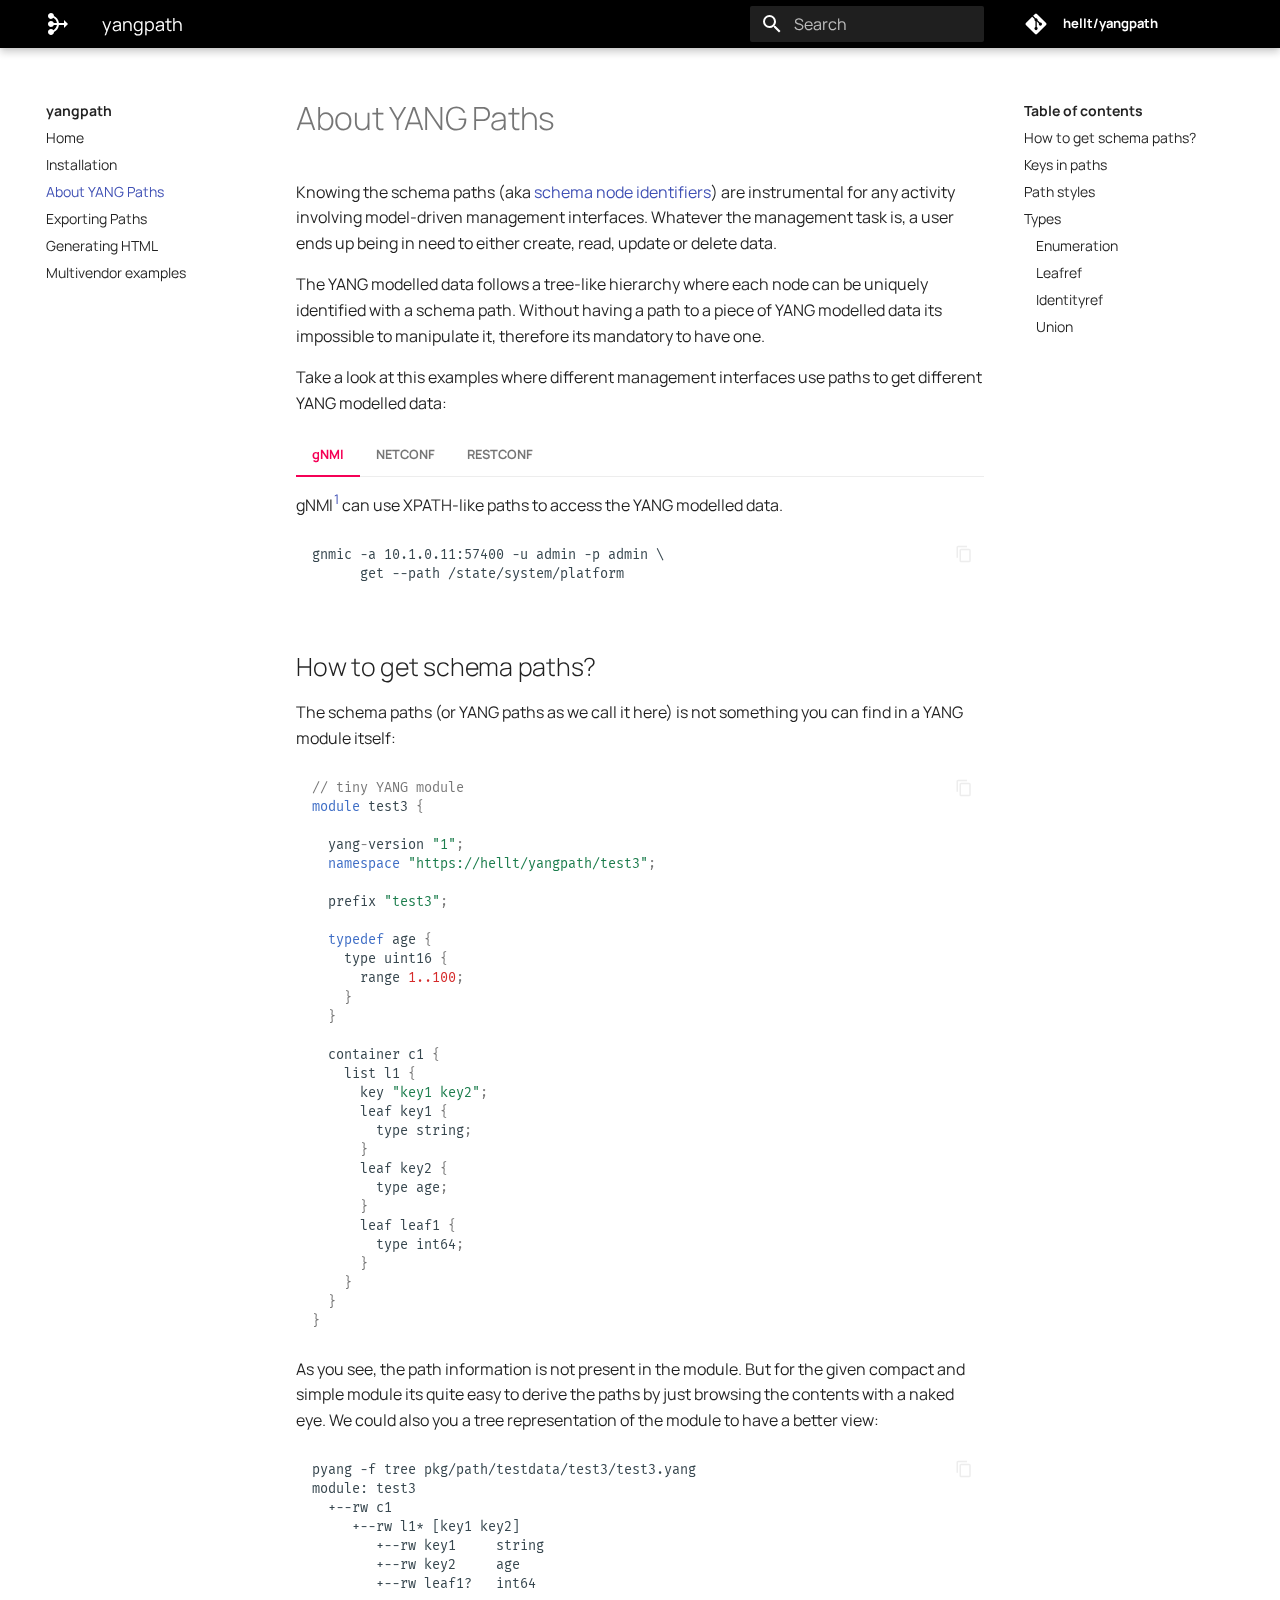
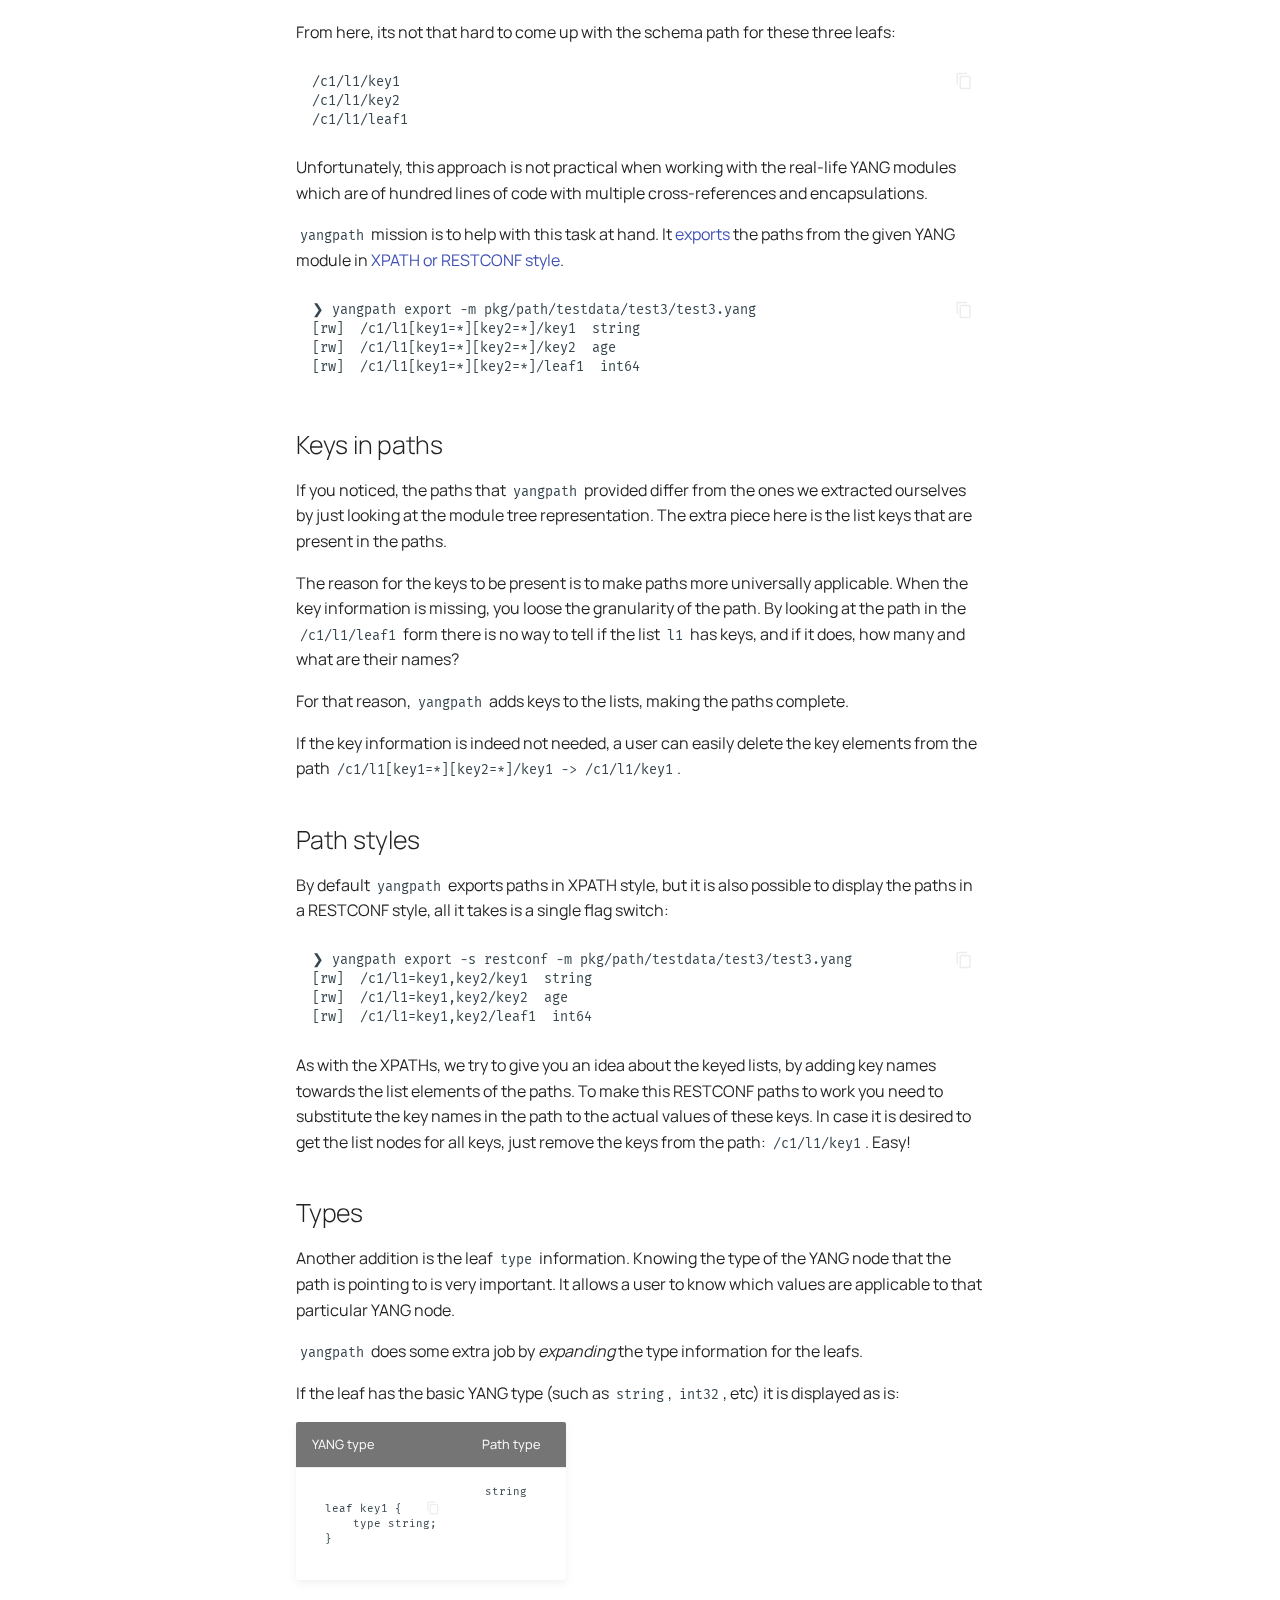
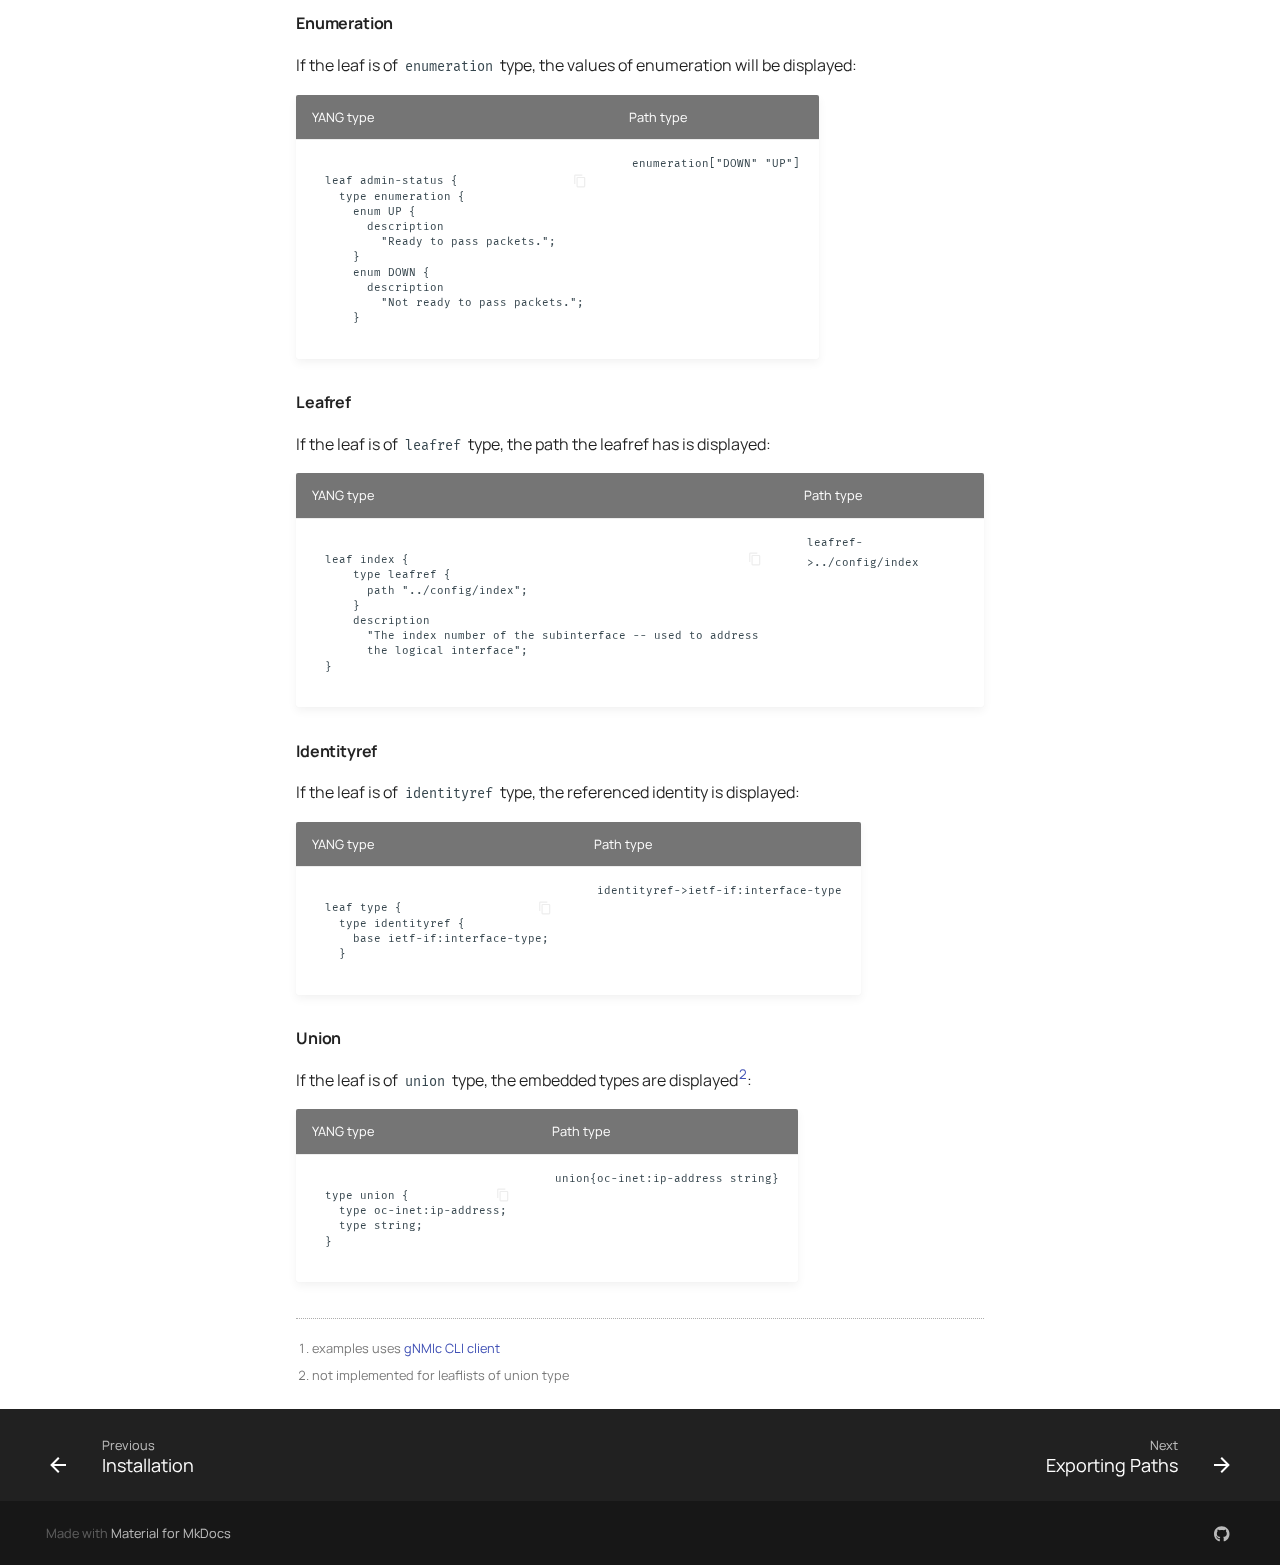
<file: about-paths/index.html>
<!doctype html><html lang=en class=no-js> <head><meta charset=utf-8><meta name=viewport content="width=device-width,initial-scale=1"><meta name=description content="yangpath is a CLI tool to export paths from YANG modules"><meta name=author content="Roman Dodin"><link rel="shortcut icon" href=../images/mediation-black-24dp.svg><meta name=generator content="mkdocs-1.1.2, mkdocs-material-5.5.12"><title>About YANG Paths - yangpath</title><link rel=stylesheet href=../assets/stylesheets/main.4dd2dd8d.min.css><link rel=stylesheet href=../assets/stylesheets/palette.6a5ad368.min.css><meta name=theme-color content=#000000><link href=https://fonts.gstatic.com rel=preconnect crossorigin><link rel=stylesheet href="https://fonts.googleapis.com/css?family=Manrope:300,400,400i,700%7CFira+Mono&display=fallback"><style>body,input{font-family:"Manrope",-apple-system,BlinkMacSystemFont,Helvetica,Arial,sans-serif}code,kbd,pre{font-family:"Fira Mono",SFMono-Regular,Consolas,Menlo,monospace}</style><link rel=stylesheet href=../stylesheets/extra.css></head> <body dir=ltr data-md-color-scheme=preference data-md-color-primary=black data-md-color-accent=pink> <script>matchMedia("(prefers-color-scheme: dark)").matches&&document.body.setAttribute("data-md-color-scheme","slate")</script> <input class=md-toggle data-md-toggle=drawer type=checkbox id=__drawer autocomplete=off> <input class=md-toggle data-md-toggle=search type=checkbox id=__search autocomplete=off> <label class=md-overlay for=__drawer></label> <div data-md-component=skip> <a href=#how-to-get-schema-paths class=md-skip> Skip to content </a> </div> <div data-md-component=announce> </div> <header class=md-header data-md-component=header> <nav class="md-header-nav md-grid" aria-label=Header> <a href=.. title=yangpath class="md-header-nav__button md-logo" aria-label=yangpath> <img src=../images/mediation-white-48dp.svg alt=logo> </a> <label class="md-header-nav__button md-icon" for=__drawer> <svg xmlns=http://www.w3.org/2000/svg viewbox="0 0 24 24"><path d="M3 6h18v2H3V6m0 5h18v2H3v-2m0 5h18v2H3v-2z"/></svg> </label> <div class=md-header-nav__title data-md-component=header-title> <div class=md-header-nav__ellipsis> <span class="md-header-nav__topic md-ellipsis"> yangpath </span> <span class="md-header-nav__topic md-ellipsis"> About YANG Paths </span> </div> </div> <label class="md-header-nav__button md-icon" for=__search> <svg xmlns=http://www.w3.org/2000/svg viewbox="0 0 24 24"><path d="M9.5 3A6.5 6.5 0 0116 9.5c0 1.61-.59 3.09-1.56 4.23l.27.27h.79l5 5-1.5 1.5-5-5v-.79l-.27-.27A6.516 6.516 0 019.5 16 6.5 6.5 0 013 9.5 6.5 6.5 0 019.5 3m0 2C7 5 5 7 5 9.5S7 14 9.5 14 14 12 14 9.5 12 5 9.5 5z"/></svg> </label> <div class=md-search data-md-component=search role=dialog> <label class=md-search__overlay for=__search></label> <div class=md-search__inner role=search> <form class=md-search__form name=search> <input type=text class=md-search__input name=query aria-label=Search placeholder=Search autocapitalize=off autocorrect=off autocomplete=off spellcheck=false data-md-component=search-query data-md-state=active> <label class="md-search__icon md-icon" for=__search> <svg xmlns=http://www.w3.org/2000/svg viewbox="0 0 24 24"><path d="M9.5 3A6.5 6.5 0 0116 9.5c0 1.61-.59 3.09-1.56 4.23l.27.27h.79l5 5-1.5 1.5-5-5v-.79l-.27-.27A6.516 6.516 0 019.5 16 6.5 6.5 0 013 9.5 6.5 6.5 0 019.5 3m0 2C7 5 5 7 5 9.5S7 14 9.5 14 14 12 14 9.5 12 5 9.5 5z"/></svg> <svg xmlns=http://www.w3.org/2000/svg viewbox="0 0 24 24"><path d="M20 11v2H8l5.5 5.5-1.42 1.42L4.16 12l7.92-7.92L13.5 5.5 8 11h12z"/></svg> </label> <button type=reset class="md-search__icon md-icon" aria-label=Clear data-md-component=search-reset tabindex=-1> <svg xmlns=http://www.w3.org/2000/svg viewbox="0 0 24 24"><path d="M19 6.41L17.59 5 12 10.59 6.41 5 5 6.41 10.59 12 5 17.59 6.41 19 12 13.41 17.59 19 19 17.59 13.41 12 19 6.41z"/></svg> </button> </form> <div class=md-search__output> <div class=md-search__scrollwrap data-md-scrollfix> <div class=md-search-result data-md-component=search-result> <div class=md-search-result__meta> Initializing search </div> <ol class=md-search-result__list></ol> </div> </div> </div> </div> </div> <div class=md-header-nav__source> <a href=https://github.com/hellt/yangpath title="Go to repository" class=md-source> <div class="md-source__icon md-icon"> <svg xmlns=http://www.w3.org/2000/svg viewbox="0 0 448 512"><path d="M439.55 236.05L244 40.45a28.87 28.87 0 00-40.81 0l-40.66 40.63 51.52 51.52c27.06-9.14 52.68 16.77 43.39 43.68l49.66 49.66c34.23-11.8 61.18 31 35.47 56.69-26.49 26.49-70.21-2.87-56-37.34L240.22 199v121.85c25.3 12.54 22.26 41.85 9.08 55a34.34 34.34 0 01-48.55 0c-17.57-17.6-11.07-46.91 11.25-56v-123c-20.8-8.51-24.6-30.74-18.64-45L142.57 101 8.45 235.14a28.86 28.86 0 000 40.81l195.61 195.6a28.86 28.86 0 0040.8 0l194.69-194.69a28.86 28.86 0 000-40.81z"/></svg> </div> <div class=md-source__repository> hellt/yangpath </div> </a> </div> </nav> </header> <div class=md-container data-md-component=container> <main class=md-main data-md-component=main> <div class="md-main__inner md-grid"> <div class="md-sidebar md-sidebar--primary" data-md-component=navigation> <div class=md-sidebar__scrollwrap> <div class=md-sidebar__inner> <nav class="md-nav md-nav--primary" aria-label=Navigation data-md-level=0> <label class=md-nav__title for=__drawer> <a href=.. title=yangpath class="md-nav__button md-logo" aria-label=yangpath> <img src=../images/mediation-white-48dp.svg alt=logo> </a> yangpath </label> <div class=md-nav__source> <a href=https://github.com/hellt/yangpath title="Go to repository" class=md-source> <div class="md-source__icon md-icon"> <svg xmlns=http://www.w3.org/2000/svg viewbox="0 0 448 512"><path d="M439.55 236.05L244 40.45a28.87 28.87 0 00-40.81 0l-40.66 40.63 51.52 51.52c27.06-9.14 52.68 16.77 43.39 43.68l49.66 49.66c34.23-11.8 61.18 31 35.47 56.69-26.49 26.49-70.21-2.87-56-37.34L240.22 199v121.85c25.3 12.54 22.26 41.85 9.08 55a34.34 34.34 0 01-48.55 0c-17.57-17.6-11.07-46.91 11.25-56v-123c-20.8-8.51-24.6-30.74-18.64-45L142.57 101 8.45 235.14a28.86 28.86 0 000 40.81l195.61 195.6a28.86 28.86 0 0040.8 0l194.69-194.69a28.86 28.86 0 000-40.81z"/></svg> </div> <div class=md-source__repository> hellt/yangpath </div> </a> </div> <ul class=md-nav__list data-md-scrollfix> <li class=md-nav__item> <a href=.. title=Home class=md-nav__link> Home </a> </li> <li class=md-nav__item> <a href=../install/ title=Installation class=md-nav__link> Installation </a> </li> <li class="md-nav__item md-nav__item--active"> <input class="md-nav__toggle md-toggle" data-md-toggle=toc type=checkbox id=__toc> <label class="md-nav__link md-nav__link--active" for=__toc> About YANG Paths <span class="md-nav__icon md-icon"></span> </label> <a href=./ title="About YANG Paths" class="md-nav__link md-nav__link--active"> About YANG Paths </a> <nav class="md-nav md-nav--secondary" aria-label="Table of contents"> <label class=md-nav__title for=__toc> <span class="md-nav__icon md-icon"></span> Table of contents </label> <ul class=md-nav__list data-md-scrollfix> <li class=md-nav__item> <a href=#how-to-get-schema-paths class=md-nav__link> How to get schema paths? </a> </li> <li class=md-nav__item> <a href=#keys-in-paths class=md-nav__link> Keys in paths </a> </li> <li class=md-nav__item> <a href=#path-styles class=md-nav__link> Path styles </a> </li> <li class=md-nav__item> <a href=#types class=md-nav__link> Types </a> <nav class=md-nav aria-label=Types> <ul class=md-nav__list> <li class=md-nav__item> <a href=#enumeration class=md-nav__link> Enumeration </a> </li> <li class=md-nav__item> <a href=#leafref class=md-nav__link> Leafref </a> </li> <li class=md-nav__item> <a href=#identityref class=md-nav__link> Identityref </a> </li> <li class=md-nav__item> <a href=#union class=md-nav__link> Union </a> </li> </ul> </nav> </li> </ul> </nav> </li> <li class=md-nav__item> <a href=../export/ title="Exporting Paths" class=md-nav__link> Exporting Paths </a> </li> <li class=md-nav__item> <a href=../html-template/ title="Generating HTML" class=md-nav__link> Generating HTML </a> </li> <li class=md-nav__item> <a href=../multi-vendor/ title="Multivendor examples" class=md-nav__link> Multivendor examples </a> </li> </ul> </nav> </div> </div> </div> <div class="md-sidebar md-sidebar--secondary" data-md-component=toc> <div class=md-sidebar__scrollwrap> <div class=md-sidebar__inner> <nav class="md-nav md-nav--secondary" aria-label="Table of contents"> <label class=md-nav__title for=__toc> <span class="md-nav__icon md-icon"></span> Table of contents </label> <ul class=md-nav__list data-md-scrollfix> <li class=md-nav__item> <a href=#how-to-get-schema-paths class=md-nav__link> How to get schema paths? </a> </li> <li class=md-nav__item> <a href=#keys-in-paths class=md-nav__link> Keys in paths </a> </li> <li class=md-nav__item> <a href=#path-styles class=md-nav__link> Path styles </a> </li> <li class=md-nav__item> <a href=#types class=md-nav__link> Types </a> <nav class=md-nav aria-label=Types> <ul class=md-nav__list> <li class=md-nav__item> <a href=#enumeration class=md-nav__link> Enumeration </a> </li> <li class=md-nav__item> <a href=#leafref class=md-nav__link> Leafref </a> </li> <li class=md-nav__item> <a href=#identityref class=md-nav__link> Identityref </a> </li> <li class=md-nav__item> <a href=#union class=md-nav__link> Union </a> </li> </ul> </nav> </li> </ul> </nav> </div> </div> </div> <div class=md-content> <article class="md-content__inner md-typeset"> <h1>About YANG Paths</h1> <p>Knowing the schema paths (aka <a href=https://tools.ietf.org/html/rfc7950#section-6.5>schema node identifiers</a>) are instrumental for any activity involving model-driven management interfaces. Whatever the management task is, a user ends up being in need to either create, read, update or delete data.</p> <p>The YANG modelled data follows a tree-like hierarchy where each node can be uniquely identified with a schema path. Without having a path to a piece of YANG modelled data its impossible to manipulate it, therefore its mandatory to have one.</p> <p>Take a look at this examples where different management interfaces use paths to get different YANG modelled data:</p> <div class=tabbed-set data-tabs=1:3><input checked=checked id=__tabbed_1_1 name=__tabbed_1 type=radio><label for=__tabbed_1_1>gNMI</label><div class=tabbed-content> <p>gNMI<sup id=fnref:1><a class=footnote-ref href=#fn:1>1</a></sup> can use XPATH-like paths to access the YANG modelled data. <div class=highlight><pre><span></span><code>gnmic -a 10.1.0.11:57400 -u admin -p admin \
      get --path /state/system/platform
</code></pre></div></p> </div> <input id=__tabbed_1_2 name=__tabbed_1 type=radio><label for=__tabbed_1_2>NETCONF</label><div class=tabbed-content> <p>NETCONF uses XPATH filtering or Subtree filtering to access the data. Here is an example of how an XPATH filter can be used within a NETCONF RPC: <div class=highlight><pre><span></span><code>&lt;rpc message-id=&quot;101&quot;
     xmlns=&quot;urn:ietf:params:xml:ns:netconf:base:1.0&quot;&gt;
&lt;get-config&gt;
    &lt;source&gt;
    &lt;running/&gt;
    &lt;/source&gt;
    &lt;!-- get the user named fred --&gt;
    &lt;filter xmlns:t=&quot;http://example.com/schema/1.2/config&quot;
            type=&quot;xpath&quot;
            select=&quot;/top/users/user[name=&#39;fred&#39;]&quot;/&gt;
    &lt;/get-config&gt;
&lt;/rpc&gt;
</code></pre></div></p> </div> <input id=__tabbed_1_3 name=__tabbed_1 type=radio><label for=__tabbed_1_3>RESTCONF</label><div class=tabbed-content> <p>RESTCONF embeds the path information in its URI or YANG-PATCH target field. In any case, the path information must be present: <div class=highlight><pre><span></span><code>GET https://restconf-server:8545/restconf/data/network-device-mgr:network-devices/network-device=192.168.1.11/root/nokia-conf:configure/policy-options/prefix-list=my-prefix-list
</code></pre></div></p> </div> </div> <h2 id=how-to-get-schema-paths>How to get schema paths?<a class=headerlink href=#how-to-get-schema-paths title="Permanent link">#</a></h2> <p>The schema paths (or YANG paths as we call it here) is not something you can find in a YANG module itself:</p> <p><div class=highlight><pre><span></span><code><span class=c1>// tiny YANG module</span>
<span class=k>module</span> <span class=n>test3</span> <span class=p>{</span>

  <span class=n>yang</span><span class=o>-</span><span class=n>version</span> <span class=s>&quot;1&quot;</span><span class=p>;</span>
  <span class=k>namespace</span> <span class=s>&quot;https://hellt/yangpath/test3&quot;</span><span class=p>;</span>

  <span class=n>prefix</span> <span class=s>&quot;test3&quot;</span><span class=p>;</span>

  <span class=k>typedef</span> <span class=n>age</span> <span class=p>{</span>
    <span class=n>type</span> <span class=n>uint16</span> <span class=p>{</span>
      <span class=n>range</span> <span class=mf>1..100</span><span class=p>;</span>
    <span class=p>}</span>
  <span class=p>}</span>

  <span class=n>container</span> <span class=n>c1</span> <span class=p>{</span>
    <span class=n>list</span> <span class=n>l1</span> <span class=p>{</span>
      <span class=n>key</span> <span class=s>&quot;key1 key2&quot;</span><span class=p>;</span>
      <span class=n>leaf</span> <span class=n>key1</span> <span class=p>{</span>
        <span class=n>type</span> <span class=n>string</span><span class=p>;</span>
      <span class=p>}</span>
      <span class=n>leaf</span> <span class=n>key2</span> <span class=p>{</span>
        <span class=n>type</span> <span class=n>age</span><span class=p>;</span>
      <span class=p>}</span>
      <span class=n>leaf</span> <span class=n>leaf1</span> <span class=p>{</span>
        <span class=n>type</span> <span class=n>int64</span><span class=p>;</span>
      <span class=p>}</span>
    <span class=p>}</span>
  <span class=p>}</span>
<span class=p>}</span>
</code></pre></div> As you see, the path information is not present in the module. But for the given compact and simple module its quite easy to derive the paths by just browsing the contents with a naked eye. We could also you a tree representation of the module to have a better view:</p> <div class=highlight><pre><span></span><code>pyang -f tree pkg/path/testdata/test3/test3.yang
module: test3
  +--rw c1
     +--rw l1* [key1 key2]
        +--rw key1     string
        +--rw key2     age
        +--rw leaf1?   int64
</code></pre></div> <p>From here, its not that hard to come up with the schema path for these three leafs: <div class=highlight><pre><span></span><code>/c1/l1/key1
/c1/l1/key2
/c1/l1/leaf1
</code></pre></div></p> <p>Unfortunately, this approach is not practical when working with the real-life YANG modules which are of hundred lines of code with multiple cross-references and encapsulations. </p> <p><code>yangpath</code> mission is to help with this task at hand. It <a href=../export/ >exports</a> the paths from the given YANG module in <a href=./#path-styles>XPATH or RESTCONF style</a>.</p> <div class=highlight><pre><span></span><code>❯ yangpath export -m pkg/path/testdata/test3/test3.yang
[rw]  /c1/l1[key1=*][key2=*]/key1  string
[rw]  /c1/l1[key1=*][key2=*]/key2  age
[rw]  /c1/l1[key1=*][key2=*]/leaf1  int64
</code></pre></div> <h2 id=keys-in-paths>Keys in paths<a class=headerlink href=#keys-in-paths title="Permanent link">#</a></h2> <p>If you noticed, the paths that <code>yangpath</code> provided differ from the ones we extracted ourselves by just looking at the module tree representation. The extra piece here is the list keys that are present in the paths.</p> <p>The reason for the keys to be present is to make paths more universally applicable. When the key information is missing, you loose the granularity of the path. By looking at the path in the <code>/c1/l1/leaf1</code> form there is no way to tell if the list <code>l1</code> has keys, and if it does, how many and what are their names?</p> <p>For that reason, <code>yangpath</code> adds keys to the lists, making the paths complete.</p> <p>If the key information is indeed not needed, a user can easily delete the key elements from the path <code>/c1/l1[key1=*][key2=*]/key1 -&gt; /c1/l1/key1</code>.</p> <h2 id=path-styles>Path styles<a class=headerlink href=#path-styles title="Permanent link">#</a></h2> <p>By default <code>yangpath</code> exports paths in XPATH style, but it is also possible to display the paths in a RESTCONF style, all it takes is a single flag switch:</p> <div class=highlight><pre><span></span><code>❯ yangpath export -s restconf -m pkg/path/testdata/test3/test3.yang
[rw]  /c1/l1=key1,key2/key1  string
[rw]  /c1/l1=key1,key2/key2  age
[rw]  /c1/l1=key1,key2/leaf1  int64
</code></pre></div> <p>As with the XPATHs, we try to give you an idea about the keyed lists, by adding key names towards the list elements of the paths. To make this RESTCONF paths to work you need to substitute the key names in the path to the actual values of these keys. In case it is desired to get the list nodes for all keys, just remove the keys from the path: <code>/c1/l1/key1</code>. Easy!</p> <h2 id=types>Types<a class=headerlink href=#types title="Permanent link">#</a></h2> <p>Another addition is the leaf <code>type</code> information. Knowing the type of the YANG node that the path is pointing to is very important. It allows a user to know which values are applicable to that particular YANG node.</p> <p><code>yangpath</code> does some extra job by <em>expanding</em> the type information for the leafs.</p> <p>If the leaf has the basic YANG type (such as <code>string</code>, <code>int32</code>, etc) it is displayed as is: <table> <th>YANG type</th> <th>Path type</th> <tr> <td> <div class=highlight><pre><span></span><code>leaf key1 {
    type string;
}
</code></pre></div> </td> <td> <code>string</code> </td> </tr> </table></p> <h4 id=enumeration>Enumeration<a class=headerlink href=#enumeration title="Permanent link">#</a></h4> <p>If the leaf is of <code>enumeration</code> type, the values of enumeration will be displayed: <table> <th>YANG type</th> <th>Path type</th> <tr> <td> <div class=highlight><pre><span></span><code>leaf admin-status {
  type enumeration {
    enum UP {
      description
        &quot;Ready to pass packets.&quot;;
    }
    enum DOWN {
      description
        &quot;Not ready to pass packets.&quot;;
    }
</code></pre></div> </td> <td> <code>enumeration["DOWN" "UP"]</code> </td> </tr> </table></p> <h4 id=leafref>Leafref<a class=headerlink href=#leafref title="Permanent link">#</a></h4> <p>If the leaf is of <code>leafref</code> type, the path the leafref has is displayed: <table> <th>YANG type</th> <th>Path type</th> <tr> <td> <div class=highlight><pre><span></span><code>leaf index {
    type leafref {
      path &quot;../config/index&quot;;
    }
    description
      &quot;The index number of the subinterface -- used to address
      the logical interface&quot;;
}
</code></pre></div> </td> <td> <code>leafref-&gt;../config/index</code> </td> </tr> </table></p> <h4 id=identityref>Identityref<a class=headerlink href=#identityref title="Permanent link">#</a></h4> <p>If the leaf is of <code>identityref</code> type, the referenced identity is displayed: <table> <th>YANG type</th> <th>Path type</th> <tr> <td> <div class=highlight><pre><span></span><code>leaf type {
  type identityref {
    base ietf-if:interface-type;
  }
</code></pre></div> </td> <td> <code>identityref-&gt;ietf-if:interface-type</code> </td> </tr> </table></p> <h4 id=union>Union<a class=headerlink href=#union title="Permanent link">#</a></h4> <p>If the leaf is of <code>union</code> type, the embedded types are displayed<sup id=fnref:2><a class=footnote-ref href=#fn:2>2</a></sup>: <table> <th>YANG type</th> <th>Path type</th> <tr> <td> <div class=highlight><pre><span></span><code>type union {
  type oc-inet:ip-address;
  type string;
}
</code></pre></div> </td> <td> <code>union{oc-inet:ip-address string}</code> </td> </tr> </table></p> <div class=footnote> <hr> <ol> <li id=fn:1> <p>examples uses <a href=https://gnmic.kmrd.dev>gNMIc CLI client</a>&#160;<a class=footnote-backref href=#fnref:1 title="Jump back to footnote 1 in the text">&#8617;</a></p> </li> <li id=fn:2> <p>not implemented for leaflists of union type&#160;<a class=footnote-backref href=#fnref:2 title="Jump back to footnote 2 in the text">&#8617;</a></p> </li> </ol> </div> </article> </div> </div> </main> <footer class=md-footer> <div class=md-footer-nav> <nav class="md-footer-nav__inner md-grid" aria-label=Footer> <a href=../install/ title=Installation class="md-footer-nav__link md-footer-nav__link--prev" rel=prev> <div class="md-footer-nav__button md-icon"> <svg xmlns=http://www.w3.org/2000/svg viewbox="0 0 24 24"><path d="M20 11v2H8l5.5 5.5-1.42 1.42L4.16 12l7.92-7.92L13.5 5.5 8 11h12z"/></svg> </div> <div class=md-footer-nav__title> <div class=md-ellipsis> <span class=md-footer-nav__direction> Previous </span> Installation </div> </div> </a> <a href=../export/ title="Exporting Paths" class="md-footer-nav__link md-footer-nav__link--next" rel=next> <div class=md-footer-nav__title> <div class=md-ellipsis> <span class=md-footer-nav__direction> Next </span> Exporting Paths </div> </div> <div class="md-footer-nav__button md-icon"> <svg xmlns=http://www.w3.org/2000/svg viewbox="0 0 24 24"><path d="M4 11v2h12l-5.5 5.5 1.42 1.42L19.84 12l-7.92-7.92L10.5 5.5 16 11H4z"/></svg> </div> </a> </nav> </div> <div class="md-footer-meta md-typeset"> <div class="md-footer-meta__inner md-grid"> <div class=md-footer-copyright> Made with <a href=https://squidfunk.github.io/mkdocs-material/ target=_blank rel=noopener> Material for MkDocs </a> </div> <div class=md-footer-social> <a href=https://github.com/hellt target=_blank rel=noopener title=github.com class=md-footer-social__link> <svg xmlns=http://www.w3.org/2000/svg viewbox="0 0 496 512"><path d="M165.9 397.4c0 2-2.3 3.6-5.2 3.6-3.3.3-5.6-1.3-5.6-3.6 0-2 2.3-3.6 5.2-3.6 3-.3 5.6 1.3 5.6 3.6zm-31.1-4.5c-.7 2 1.3 4.3 4.3 4.9 2.6 1 5.6 0 6.2-2s-1.3-4.3-4.3-5.2c-2.6-.7-5.5.3-6.2 2.3zm44.2-1.7c-2.9.7-4.9 2.6-4.6 4.9.3 2 2.9 3.3 5.9 2.6 2.9-.7 4.9-2.6 4.6-4.6-.3-1.9-3-3.2-5.9-2.9zM244.8 8C106.1 8 0 113.3 0 252c0 110.9 69.8 205.8 169.5 239.2 12.8 2.3 17.3-5.6 17.3-12.1 0-6.2-.3-40.4-.3-61.4 0 0-70 15-84.7-29.8 0 0-11.4-29.1-27.8-36.6 0 0-22.9-15.7 1.6-15.4 0 0 24.9 2 38.6 25.8 21.9 38.6 58.6 27.5 72.9 20.9 2.3-16 8.8-27.1 16-33.7-55.9-6.2-112.3-14.3-112.3-110.5 0-27.5 7.6-41.3 23.6-58.9-2.6-6.5-11.1-33.3 2.6-67.9 20.9-6.5 69 27 69 27 20-5.6 41.5-8.5 62.8-8.5s42.8 2.9 62.8 8.5c0 0 48.1-33.6 69-27 13.7 34.7 5.2 61.4 2.6 67.9 16 17.7 25.8 31.5 25.8 58.9 0 96.5-58.9 104.2-114.8 110.5 9.2 7.9 17 22.9 17 46.4 0 33.7-.3 75.4-.3 83.6 0 6.5 4.6 14.4 17.3 12.1C428.2 457.8 496 362.9 496 252 496 113.3 383.5 8 244.8 8zM97.2 352.9c-1.3 1-1 3.3.7 5.2 1.6 1.6 3.9 2.3 5.2 1 1.3-1 1-3.3-.7-5.2-1.6-1.6-3.9-2.3-5.2-1zm-10.8-8.1c-.7 1.3.3 2.9 2.3 3.9 1.6 1 3.6.7 4.3-.7.7-1.3-.3-2.9-2.3-3.9-2-.6-3.6-.3-4.3.7zm32.4 35.6c-1.6 1.3-1 4.3 1.3 6.2 2.3 2.3 5.2 2.6 6.5 1 1.3-1.3.7-4.3-1.3-6.2-2.2-2.3-5.2-2.6-6.5-1zm-11.4-14.7c-1.6 1-1.6 3.6 0 5.9 1.6 2.3 4.3 3.3 5.6 2.3 1.6-1.3 1.6-3.9 0-6.2-1.4-2.3-4-3.3-5.6-2z"/></svg> </a> </div> </div> </div> </footer> </div> <script src=../assets/javascripts/vendor.3636a4ec.min.js></script> <script src=../assets/javascripts/bundle.e9fe3281.min.js></script><script id=__lang type=application/json>{"clipboard.copy": "Copy to clipboard", "clipboard.copied": "Copied to clipboard", "search.config.lang": "en", "search.config.pipeline": "trimmer, stopWordFilter", "search.config.separator": "[\\s\\-]+", "search.result.placeholder": "Type to start searching", "search.result.none": "No matching documents", "search.result.one": "1 matching document", "search.result.other": "# matching documents"}</script> <script>
        app = initialize({
          base: "..",
          features: [],
          search: Object.assign({
            worker: "../assets/javascripts/worker/search.5eca75d3.min.js"
          }, typeof search !== "undefined" && search)
        })
      </script> </body> </html>
</file>
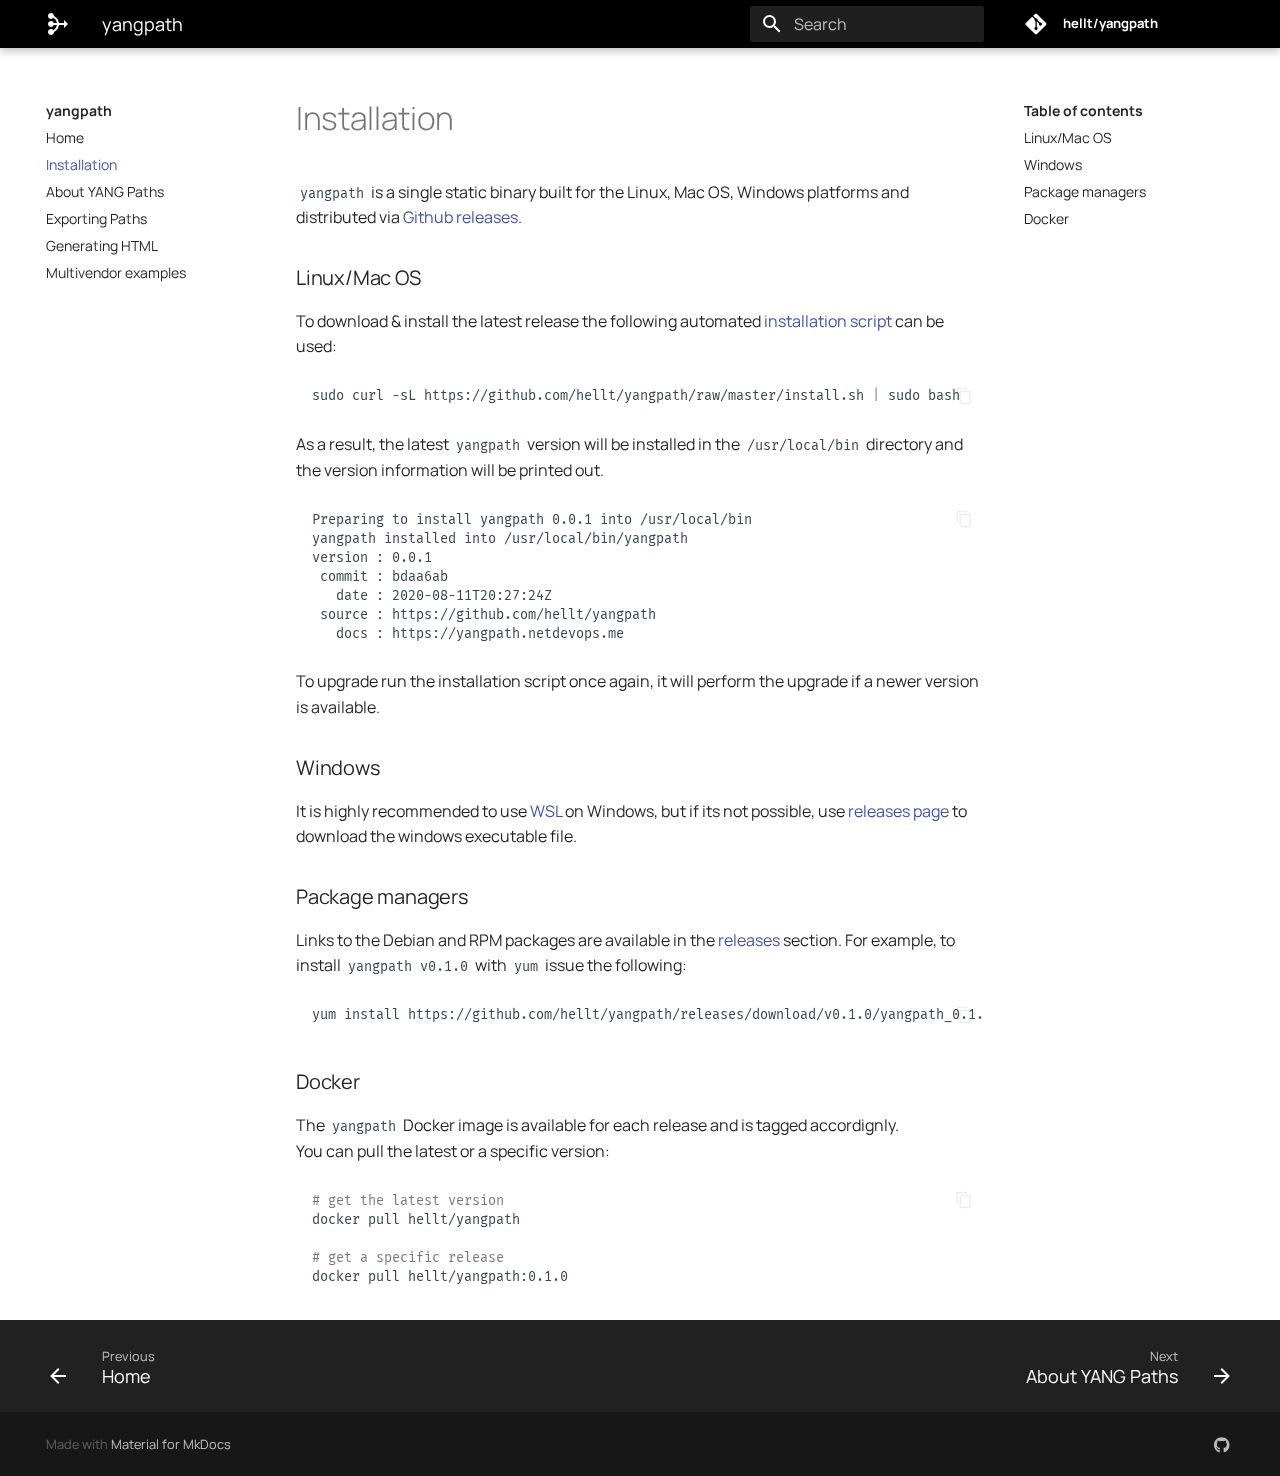
<file: install/index.html>
<!doctype html><html lang=en class=no-js> <head><meta charset=utf-8><meta name=viewport content="width=device-width,initial-scale=1"><meta name=description content="yangpath is a CLI tool to export paths from YANG modules"><meta name=author content="Roman Dodin"><link rel="shortcut icon" href=../images/mediation-black-24dp.svg><meta name=generator content="mkdocs-1.1.2, mkdocs-material-5.5.12"><title>Installation - yangpath</title><link rel=stylesheet href=../assets/stylesheets/main.4dd2dd8d.min.css><link rel=stylesheet href=../assets/stylesheets/palette.6a5ad368.min.css><meta name=theme-color content=#000000><link href=https://fonts.gstatic.com rel=preconnect crossorigin><link rel=stylesheet href="https://fonts.googleapis.com/css?family=Manrope:300,400,400i,700%7CFira+Mono&display=fallback"><style>body,input{font-family:"Manrope",-apple-system,BlinkMacSystemFont,Helvetica,Arial,sans-serif}code,kbd,pre{font-family:"Fira Mono",SFMono-Regular,Consolas,Menlo,monospace}</style><link rel=stylesheet href=../stylesheets/extra.css></head> <body dir=ltr data-md-color-scheme=preference data-md-color-primary=black data-md-color-accent=pink> <script>matchMedia("(prefers-color-scheme: dark)").matches&&document.body.setAttribute("data-md-color-scheme","slate")</script> <input class=md-toggle data-md-toggle=drawer type=checkbox id=__drawer autocomplete=off> <input class=md-toggle data-md-toggle=search type=checkbox id=__search autocomplete=off> <label class=md-overlay for=__drawer></label> <div data-md-component=skip> <a href=#linuxmac-os class=md-skip> Skip to content </a> </div> <div data-md-component=announce> </div> <header class=md-header data-md-component=header> <nav class="md-header-nav md-grid" aria-label=Header> <a href=.. title=yangpath class="md-header-nav__button md-logo" aria-label=yangpath> <img src=../images/mediation-white-48dp.svg alt=logo> </a> <label class="md-header-nav__button md-icon" for=__drawer> <svg xmlns=http://www.w3.org/2000/svg viewbox="0 0 24 24"><path d="M3 6h18v2H3V6m0 5h18v2H3v-2m0 5h18v2H3v-2z"/></svg> </label> <div class=md-header-nav__title data-md-component=header-title> <div class=md-header-nav__ellipsis> <span class="md-header-nav__topic md-ellipsis"> yangpath </span> <span class="md-header-nav__topic md-ellipsis"> Installation </span> </div> </div> <label class="md-header-nav__button md-icon" for=__search> <svg xmlns=http://www.w3.org/2000/svg viewbox="0 0 24 24"><path d="M9.5 3A6.5 6.5 0 0116 9.5c0 1.61-.59 3.09-1.56 4.23l.27.27h.79l5 5-1.5 1.5-5-5v-.79l-.27-.27A6.516 6.516 0 019.5 16 6.5 6.5 0 013 9.5 6.5 6.5 0 019.5 3m0 2C7 5 5 7 5 9.5S7 14 9.5 14 14 12 14 9.5 12 5 9.5 5z"/></svg> </label> <div class=md-search data-md-component=search role=dialog> <label class=md-search__overlay for=__search></label> <div class=md-search__inner role=search> <form class=md-search__form name=search> <input type=text class=md-search__input name=query aria-label=Search placeholder=Search autocapitalize=off autocorrect=off autocomplete=off spellcheck=false data-md-component=search-query data-md-state=active> <label class="md-search__icon md-icon" for=__search> <svg xmlns=http://www.w3.org/2000/svg viewbox="0 0 24 24"><path d="M9.5 3A6.5 6.5 0 0116 9.5c0 1.61-.59 3.09-1.56 4.23l.27.27h.79l5 5-1.5 1.5-5-5v-.79l-.27-.27A6.516 6.516 0 019.5 16 6.5 6.5 0 013 9.5 6.5 6.5 0 019.5 3m0 2C7 5 5 7 5 9.5S7 14 9.5 14 14 12 14 9.5 12 5 9.5 5z"/></svg> <svg xmlns=http://www.w3.org/2000/svg viewbox="0 0 24 24"><path d="M20 11v2H8l5.5 5.5-1.42 1.42L4.16 12l7.92-7.92L13.5 5.5 8 11h12z"/></svg> </label> <button type=reset class="md-search__icon md-icon" aria-label=Clear data-md-component=search-reset tabindex=-1> <svg xmlns=http://www.w3.org/2000/svg viewbox="0 0 24 24"><path d="M19 6.41L17.59 5 12 10.59 6.41 5 5 6.41 10.59 12 5 17.59 6.41 19 12 13.41 17.59 19 19 17.59 13.41 12 19 6.41z"/></svg> </button> </form> <div class=md-search__output> <div class=md-search__scrollwrap data-md-scrollfix> <div class=md-search-result data-md-component=search-result> <div class=md-search-result__meta> Initializing search </div> <ol class=md-search-result__list></ol> </div> </div> </div> </div> </div> <div class=md-header-nav__source> <a href=https://github.com/hellt/yangpath title="Go to repository" class=md-source> <div class="md-source__icon md-icon"> <svg xmlns=http://www.w3.org/2000/svg viewbox="0 0 448 512"><path d="M439.55 236.05L244 40.45a28.87 28.87 0 00-40.81 0l-40.66 40.63 51.52 51.52c27.06-9.14 52.68 16.77 43.39 43.68l49.66 49.66c34.23-11.8 61.18 31 35.47 56.69-26.49 26.49-70.21-2.87-56-37.34L240.22 199v121.85c25.3 12.54 22.26 41.85 9.08 55a34.34 34.34 0 01-48.55 0c-17.57-17.6-11.07-46.91 11.25-56v-123c-20.8-8.51-24.6-30.74-18.64-45L142.57 101 8.45 235.14a28.86 28.86 0 000 40.81l195.61 195.6a28.86 28.86 0 0040.8 0l194.69-194.69a28.86 28.86 0 000-40.81z"/></svg> </div> <div class=md-source__repository> hellt/yangpath </div> </a> </div> </nav> </header> <div class=md-container data-md-component=container> <main class=md-main data-md-component=main> <div class="md-main__inner md-grid"> <div class="md-sidebar md-sidebar--primary" data-md-component=navigation> <div class=md-sidebar__scrollwrap> <div class=md-sidebar__inner> <nav class="md-nav md-nav--primary" aria-label=Navigation data-md-level=0> <label class=md-nav__title for=__drawer> <a href=.. title=yangpath class="md-nav__button md-logo" aria-label=yangpath> <img src=../images/mediation-white-48dp.svg alt=logo> </a> yangpath </label> <div class=md-nav__source> <a href=https://github.com/hellt/yangpath title="Go to repository" class=md-source> <div class="md-source__icon md-icon"> <svg xmlns=http://www.w3.org/2000/svg viewbox="0 0 448 512"><path d="M439.55 236.05L244 40.45a28.87 28.87 0 00-40.81 0l-40.66 40.63 51.52 51.52c27.06-9.14 52.68 16.77 43.39 43.68l49.66 49.66c34.23-11.8 61.18 31 35.47 56.69-26.49 26.49-70.21-2.87-56-37.34L240.22 199v121.85c25.3 12.54 22.26 41.85 9.08 55a34.34 34.34 0 01-48.55 0c-17.57-17.6-11.07-46.91 11.25-56v-123c-20.8-8.51-24.6-30.74-18.64-45L142.57 101 8.45 235.14a28.86 28.86 0 000 40.81l195.61 195.6a28.86 28.86 0 0040.8 0l194.69-194.69a28.86 28.86 0 000-40.81z"/></svg> </div> <div class=md-source__repository> hellt/yangpath </div> </a> </div> <ul class=md-nav__list data-md-scrollfix> <li class=md-nav__item> <a href=.. title=Home class=md-nav__link> Home </a> </li> <li class="md-nav__item md-nav__item--active"> <input class="md-nav__toggle md-toggle" data-md-toggle=toc type=checkbox id=__toc> <label class="md-nav__link md-nav__link--active" for=__toc> Installation <span class="md-nav__icon md-icon"></span> </label> <a href=./ title=Installation class="md-nav__link md-nav__link--active"> Installation </a> <nav class="md-nav md-nav--secondary" aria-label="Table of contents"> <label class=md-nav__title for=__toc> <span class="md-nav__icon md-icon"></span> Table of contents </label> <ul class=md-nav__list data-md-scrollfix> <li class=md-nav__item> <a href=#linuxmac-os class=md-nav__link> Linux/Mac OS </a> </li> <li class=md-nav__item> <a href=#windows class=md-nav__link> Windows </a> </li> <li class=md-nav__item> <a href=#package-managers class=md-nav__link> Package managers </a> </li> <li class=md-nav__item> <a href=#docker class=md-nav__link> Docker </a> </li> </ul> </nav> </li> <li class=md-nav__item> <a href=../about-paths/ title="About YANG Paths" class=md-nav__link> About YANG Paths </a> </li> <li class=md-nav__item> <a href=../export/ title="Exporting Paths" class=md-nav__link> Exporting Paths </a> </li> <li class=md-nav__item> <a href=../html-template/ title="Generating HTML" class=md-nav__link> Generating HTML </a> </li> <li class=md-nav__item> <a href=../multi-vendor/ title="Multivendor examples" class=md-nav__link> Multivendor examples </a> </li> </ul> </nav> </div> </div> </div> <div class="md-sidebar md-sidebar--secondary" data-md-component=toc> <div class=md-sidebar__scrollwrap> <div class=md-sidebar__inner> <nav class="md-nav md-nav--secondary" aria-label="Table of contents"> <label class=md-nav__title for=__toc> <span class="md-nav__icon md-icon"></span> Table of contents </label> <ul class=md-nav__list data-md-scrollfix> <li class=md-nav__item> <a href=#linuxmac-os class=md-nav__link> Linux/Mac OS </a> </li> <li class=md-nav__item> <a href=#windows class=md-nav__link> Windows </a> </li> <li class=md-nav__item> <a href=#package-managers class=md-nav__link> Package managers </a> </li> <li class=md-nav__item> <a href=#docker class=md-nav__link> Docker </a> </li> </ul> </nav> </div> </div> </div> <div class=md-content> <article class="md-content__inner md-typeset"> <h1>Installation</h1> <p><code>yangpath</code> is a single static binary built for the Linux, Mac OS, Windows platforms and distributed via <a href=https://github.com/hellt/yangpath/releases>Github releases</a>.</p> <h3 id=linuxmac-os>Linux/Mac OS<a class=headerlink href=#linuxmac-os title="Permanent link">#</a></h3> <p>To download &amp; install the latest release the following automated <a href=https://github.com/hellt/yangpath/blob/master/install.sh>installation script</a> can be used:</p> <div class=highlight><pre><span></span><code>sudo curl -sL https://github.com/hellt/yangpath/raw/master/install.sh <span class=p>|</span> sudo bash
</code></pre></div> <p>As a result, the latest <code>yangpath</code> version will be installed in the <code>/usr/local/bin</code> directory and the version information will be printed out. <div class=highlight><pre><span></span><code>Preparing to install yangpath 0.0.1 into /usr/local/bin
yangpath installed into /usr/local/bin/yangpath
version : 0.0.1
 commit : bdaa6ab
   date : 2020-08-11T20:27:24Z
 source : https://github.com/hellt/yangpath
   docs : https://yangpath.netdevops.me
</code></pre></div></p> <p>To upgrade run the installation script once again, it will perform the upgrade if a newer version is available.</p> <h3 id=windows>Windows<a class=headerlink href=#windows title="Permanent link">#</a></h3> <p>It is highly recommended to use <a href=https://en.wikipedia.org/wiki/Windows_Subsystem_for_Linux>WSL</a> on Windows, but if its not possible, use <a href=https://github.com/hellt/yangpath/releases>releases page</a> to download the windows executable file.</p> <h3 id=package-managers>Package managers<a class=headerlink href=#package-managers title="Permanent link">#</a></h3> <p>Links to the Debian and RPM packages are available in the <a href=https://github.com/hellt/yangpath/releases>releases</a> section. For example, to install <code>yangpath v0.1.0</code> with <code>yum</code> issue the following: <div class=highlight><pre><span></span><code>yum install https://github.com/hellt/yangpath/releases/download/v0.1.0/yangpath_0.1.0-test_linux_x86_64.rpm
</code></pre></div></p> <h3 id=docker>Docker<a class=headerlink href=#docker title="Permanent link">#</a></h3> <p>The <code>yangpath</code> Docker image is available for each release and is tagged accordignly.<br> You can pull the latest or a specific version:</p> <div class=highlight><pre><span></span><code><span class=c1># get the latest version</span>
docker pull hellt/yangpath

<span class=c1># get a specific release</span>
docker pull hellt/yangpath:0.1.0
</code></pre></div> </article> </div> </div> </main> <footer class=md-footer> <div class=md-footer-nav> <nav class="md-footer-nav__inner md-grid" aria-label=Footer> <a href=.. title=Home class="md-footer-nav__link md-footer-nav__link--prev" rel=prev> <div class="md-footer-nav__button md-icon"> <svg xmlns=http://www.w3.org/2000/svg viewbox="0 0 24 24"><path d="M20 11v2H8l5.5 5.5-1.42 1.42L4.16 12l7.92-7.92L13.5 5.5 8 11h12z"/></svg> </div> <div class=md-footer-nav__title> <div class=md-ellipsis> <span class=md-footer-nav__direction> Previous </span> Home </div> </div> </a> <a href=../about-paths/ title="About YANG Paths" class="md-footer-nav__link md-footer-nav__link--next" rel=next> <div class=md-footer-nav__title> <div class=md-ellipsis> <span class=md-footer-nav__direction> Next </span> About YANG Paths </div> </div> <div class="md-footer-nav__button md-icon"> <svg xmlns=http://www.w3.org/2000/svg viewbox="0 0 24 24"><path d="M4 11v2h12l-5.5 5.5 1.42 1.42L19.84 12l-7.92-7.92L10.5 5.5 16 11H4z"/></svg> </div> </a> </nav> </div> <div class="md-footer-meta md-typeset"> <div class="md-footer-meta__inner md-grid"> <div class=md-footer-copyright> Made with <a href=https://squidfunk.github.io/mkdocs-material/ target=_blank rel=noopener> Material for MkDocs </a> </div> <div class=md-footer-social> <a href=https://github.com/hellt target=_blank rel=noopener title=github.com class=md-footer-social__link> <svg xmlns=http://www.w3.org/2000/svg viewbox="0 0 496 512"><path d="M165.9 397.4c0 2-2.3 3.6-5.2 3.6-3.3.3-5.6-1.3-5.6-3.6 0-2 2.3-3.6 5.2-3.6 3-.3 5.6 1.3 5.6 3.6zm-31.1-4.5c-.7 2 1.3 4.3 4.3 4.9 2.6 1 5.6 0 6.2-2s-1.3-4.3-4.3-5.2c-2.6-.7-5.5.3-6.2 2.3zm44.2-1.7c-2.9.7-4.9 2.6-4.6 4.9.3 2 2.9 3.3 5.9 2.6 2.9-.7 4.9-2.6 4.6-4.6-.3-1.9-3-3.2-5.9-2.9zM244.8 8C106.1 8 0 113.3 0 252c0 110.9 69.8 205.8 169.5 239.2 12.8 2.3 17.3-5.6 17.3-12.1 0-6.2-.3-40.4-.3-61.4 0 0-70 15-84.7-29.8 0 0-11.4-29.1-27.8-36.6 0 0-22.9-15.7 1.6-15.4 0 0 24.9 2 38.6 25.8 21.9 38.6 58.6 27.5 72.9 20.9 2.3-16 8.8-27.1 16-33.7-55.9-6.2-112.3-14.3-112.3-110.5 0-27.5 7.6-41.3 23.6-58.9-2.6-6.5-11.1-33.3 2.6-67.9 20.9-6.5 69 27 69 27 20-5.6 41.5-8.5 62.8-8.5s42.8 2.9 62.8 8.5c0 0 48.1-33.6 69-27 13.7 34.7 5.2 61.4 2.6 67.9 16 17.7 25.8 31.5 25.8 58.9 0 96.5-58.9 104.2-114.8 110.5 9.2 7.9 17 22.9 17 46.4 0 33.7-.3 75.4-.3 83.6 0 6.5 4.6 14.4 17.3 12.1C428.2 457.8 496 362.9 496 252 496 113.3 383.5 8 244.8 8zM97.2 352.9c-1.3 1-1 3.3.7 5.2 1.6 1.6 3.9 2.3 5.2 1 1.3-1 1-3.3-.7-5.2-1.6-1.6-3.9-2.3-5.2-1zm-10.8-8.1c-.7 1.3.3 2.9 2.3 3.9 1.6 1 3.6.7 4.3-.7.7-1.3-.3-2.9-2.3-3.9-2-.6-3.6-.3-4.3.7zm32.4 35.6c-1.6 1.3-1 4.3 1.3 6.2 2.3 2.3 5.2 2.6 6.5 1 1.3-1.3.7-4.3-1.3-6.2-2.2-2.3-5.2-2.6-6.5-1zm-11.4-14.7c-1.6 1-1.6 3.6 0 5.9 1.6 2.3 4.3 3.3 5.6 2.3 1.6-1.3 1.6-3.9 0-6.2-1.4-2.3-4-3.3-5.6-2z"/></svg> </a> </div> </div> </div> </footer> </div> <script src=../assets/javascripts/vendor.3636a4ec.min.js></script> <script src=../assets/javascripts/bundle.e9fe3281.min.js></script><script id=__lang type=application/json>{"clipboard.copy": "Copy to clipboard", "clipboard.copied": "Copied to clipboard", "search.config.lang": "en", "search.config.pipeline": "trimmer, stopWordFilter", "search.config.separator": "[\\s\\-]+", "search.result.placeholder": "Type to start searching", "search.result.none": "No matching documents", "search.result.one": "1 matching document", "search.result.other": "# matching documents"}</script> <script>
        app = initialize({
          base: "..",
          features: [],
          search: Object.assign({
            worker: "../assets/javascripts/worker/search.5eca75d3.min.js"
          }, typeof search !== "undefined" && search)
        })
      </script> </body> </html>
</file>
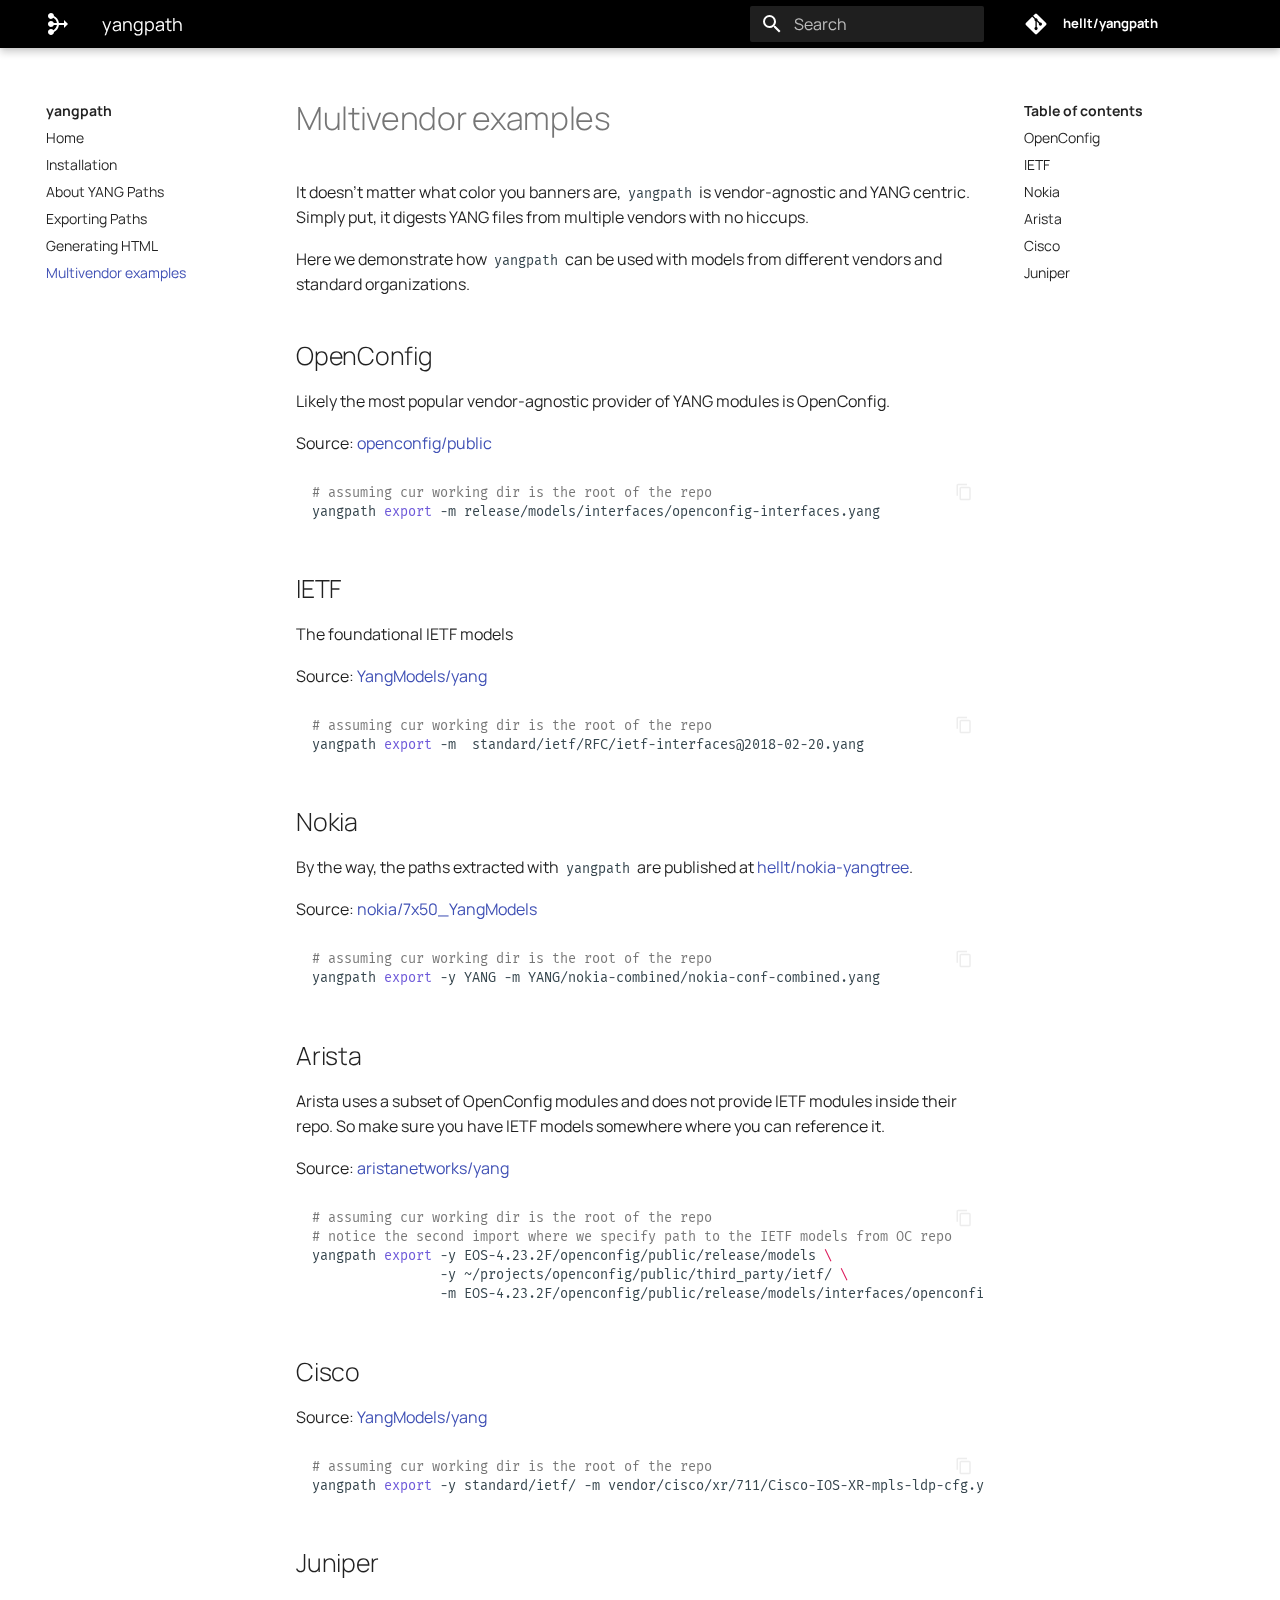
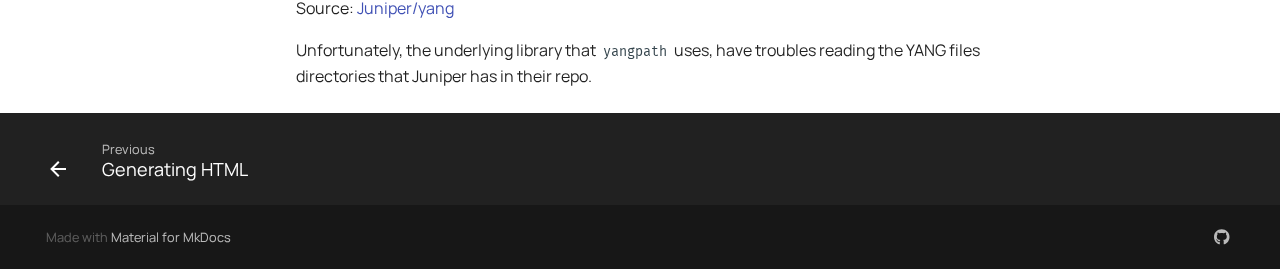
<file: multi-vendor/index.html>
<!doctype html><html lang=en class=no-js> <head><meta charset=utf-8><meta name=viewport content="width=device-width,initial-scale=1"><meta name=description content="yangpath is a CLI tool to export paths from YANG modules"><meta name=author content="Roman Dodin"><link rel="shortcut icon" href=../images/mediation-black-24dp.svg><meta name=generator content="mkdocs-1.1.2, mkdocs-material-5.5.12"><title>Multivendor examples - yangpath</title><link rel=stylesheet href=../assets/stylesheets/main.4dd2dd8d.min.css><link rel=stylesheet href=../assets/stylesheets/palette.6a5ad368.min.css><meta name=theme-color content=#000000><link href=https://fonts.gstatic.com rel=preconnect crossorigin><link rel=stylesheet href="https://fonts.googleapis.com/css?family=Manrope:300,400,400i,700%7CFira+Mono&display=fallback"><style>body,input{font-family:"Manrope",-apple-system,BlinkMacSystemFont,Helvetica,Arial,sans-serif}code,kbd,pre{font-family:"Fira Mono",SFMono-Regular,Consolas,Menlo,monospace}</style><link rel=stylesheet href=../stylesheets/extra.css></head> <body dir=ltr data-md-color-scheme=preference data-md-color-primary=black data-md-color-accent=pink> <script>matchMedia("(prefers-color-scheme: dark)").matches&&document.body.setAttribute("data-md-color-scheme","slate")</script> <input class=md-toggle data-md-toggle=drawer type=checkbox id=__drawer autocomplete=off> <input class=md-toggle data-md-toggle=search type=checkbox id=__search autocomplete=off> <label class=md-overlay for=__drawer></label> <div data-md-component=skip> <a href=#openconfig class=md-skip> Skip to content </a> </div> <div data-md-component=announce> </div> <header class=md-header data-md-component=header> <nav class="md-header-nav md-grid" aria-label=Header> <a href=.. title=yangpath class="md-header-nav__button md-logo" aria-label=yangpath> <img src=../images/mediation-white-48dp.svg alt=logo> </a> <label class="md-header-nav__button md-icon" for=__drawer> <svg xmlns=http://www.w3.org/2000/svg viewbox="0 0 24 24"><path d="M3 6h18v2H3V6m0 5h18v2H3v-2m0 5h18v2H3v-2z"/></svg> </label> <div class=md-header-nav__title data-md-component=header-title> <div class=md-header-nav__ellipsis> <span class="md-header-nav__topic md-ellipsis"> yangpath </span> <span class="md-header-nav__topic md-ellipsis"> Multivendor examples </span> </div> </div> <label class="md-header-nav__button md-icon" for=__search> <svg xmlns=http://www.w3.org/2000/svg viewbox="0 0 24 24"><path d="M9.5 3A6.5 6.5 0 0116 9.5c0 1.61-.59 3.09-1.56 4.23l.27.27h.79l5 5-1.5 1.5-5-5v-.79l-.27-.27A6.516 6.516 0 019.5 16 6.5 6.5 0 013 9.5 6.5 6.5 0 019.5 3m0 2C7 5 5 7 5 9.5S7 14 9.5 14 14 12 14 9.5 12 5 9.5 5z"/></svg> </label> <div class=md-search data-md-component=search role=dialog> <label class=md-search__overlay for=__search></label> <div class=md-search__inner role=search> <form class=md-search__form name=search> <input type=text class=md-search__input name=query aria-label=Search placeholder=Search autocapitalize=off autocorrect=off autocomplete=off spellcheck=false data-md-component=search-query data-md-state=active> <label class="md-search__icon md-icon" for=__search> <svg xmlns=http://www.w3.org/2000/svg viewbox="0 0 24 24"><path d="M9.5 3A6.5 6.5 0 0116 9.5c0 1.61-.59 3.09-1.56 4.23l.27.27h.79l5 5-1.5 1.5-5-5v-.79l-.27-.27A6.516 6.516 0 019.5 16 6.5 6.5 0 013 9.5 6.5 6.5 0 019.5 3m0 2C7 5 5 7 5 9.5S7 14 9.5 14 14 12 14 9.5 12 5 9.5 5z"/></svg> <svg xmlns=http://www.w3.org/2000/svg viewbox="0 0 24 24"><path d="M20 11v2H8l5.5 5.5-1.42 1.42L4.16 12l7.92-7.92L13.5 5.5 8 11h12z"/></svg> </label> <button type=reset class="md-search__icon md-icon" aria-label=Clear data-md-component=search-reset tabindex=-1> <svg xmlns=http://www.w3.org/2000/svg viewbox="0 0 24 24"><path d="M19 6.41L17.59 5 12 10.59 6.41 5 5 6.41 10.59 12 5 17.59 6.41 19 12 13.41 17.59 19 19 17.59 13.41 12 19 6.41z"/></svg> </button> </form> <div class=md-search__output> <div class=md-search__scrollwrap data-md-scrollfix> <div class=md-search-result data-md-component=search-result> <div class=md-search-result__meta> Initializing search </div> <ol class=md-search-result__list></ol> </div> </div> </div> </div> </div> <div class=md-header-nav__source> <a href=https://github.com/hellt/yangpath title="Go to repository" class=md-source> <div class="md-source__icon md-icon"> <svg xmlns=http://www.w3.org/2000/svg viewbox="0 0 448 512"><path d="M439.55 236.05L244 40.45a28.87 28.87 0 00-40.81 0l-40.66 40.63 51.52 51.52c27.06-9.14 52.68 16.77 43.39 43.68l49.66 49.66c34.23-11.8 61.18 31 35.47 56.69-26.49 26.49-70.21-2.87-56-37.34L240.22 199v121.85c25.3 12.54 22.26 41.85 9.08 55a34.34 34.34 0 01-48.55 0c-17.57-17.6-11.07-46.91 11.25-56v-123c-20.8-8.51-24.6-30.74-18.64-45L142.57 101 8.45 235.14a28.86 28.86 0 000 40.81l195.61 195.6a28.86 28.86 0 0040.8 0l194.69-194.69a28.86 28.86 0 000-40.81z"/></svg> </div> <div class=md-source__repository> hellt/yangpath </div> </a> </div> </nav> </header> <div class=md-container data-md-component=container> <main class=md-main data-md-component=main> <div class="md-main__inner md-grid"> <div class="md-sidebar md-sidebar--primary" data-md-component=navigation> <div class=md-sidebar__scrollwrap> <div class=md-sidebar__inner> <nav class="md-nav md-nav--primary" aria-label=Navigation data-md-level=0> <label class=md-nav__title for=__drawer> <a href=.. title=yangpath class="md-nav__button md-logo" aria-label=yangpath> <img src=../images/mediation-white-48dp.svg alt=logo> </a> yangpath </label> <div class=md-nav__source> <a href=https://github.com/hellt/yangpath title="Go to repository" class=md-source> <div class="md-source__icon md-icon"> <svg xmlns=http://www.w3.org/2000/svg viewbox="0 0 448 512"><path d="M439.55 236.05L244 40.45a28.87 28.87 0 00-40.81 0l-40.66 40.63 51.52 51.52c27.06-9.14 52.68 16.77 43.39 43.68l49.66 49.66c34.23-11.8 61.18 31 35.47 56.69-26.49 26.49-70.21-2.87-56-37.34L240.22 199v121.85c25.3 12.54 22.26 41.85 9.08 55a34.34 34.34 0 01-48.55 0c-17.57-17.6-11.07-46.91 11.25-56v-123c-20.8-8.51-24.6-30.74-18.64-45L142.57 101 8.45 235.14a28.86 28.86 0 000 40.81l195.61 195.6a28.86 28.86 0 0040.8 0l194.69-194.69a28.86 28.86 0 000-40.81z"/></svg> </div> <div class=md-source__repository> hellt/yangpath </div> </a> </div> <ul class=md-nav__list data-md-scrollfix> <li class=md-nav__item> <a href=.. title=Home class=md-nav__link> Home </a> </li> <li class=md-nav__item> <a href=../install/ title=Installation class=md-nav__link> Installation </a> </li> <li class=md-nav__item> <a href=../about-paths/ title="About YANG Paths" class=md-nav__link> About YANG Paths </a> </li> <li class=md-nav__item> <a href=../export/ title="Exporting Paths" class=md-nav__link> Exporting Paths </a> </li> <li class=md-nav__item> <a href=../html-template/ title="Generating HTML" class=md-nav__link> Generating HTML </a> </li> <li class="md-nav__item md-nav__item--active"> <input class="md-nav__toggle md-toggle" data-md-toggle=toc type=checkbox id=__toc> <label class="md-nav__link md-nav__link--active" for=__toc> Multivendor examples <span class="md-nav__icon md-icon"></span> </label> <a href=./ title="Multivendor examples" class="md-nav__link md-nav__link--active"> Multivendor examples </a> <nav class="md-nav md-nav--secondary" aria-label="Table of contents"> <label class=md-nav__title for=__toc> <span class="md-nav__icon md-icon"></span> Table of contents </label> <ul class=md-nav__list data-md-scrollfix> <li class=md-nav__item> <a href=#openconfig class=md-nav__link> OpenConfig </a> </li> <li class=md-nav__item> <a href=#ietf class=md-nav__link> IETF </a> </li> <li class=md-nav__item> <a href=#nokia class=md-nav__link> Nokia </a> </li> <li class=md-nav__item> <a href=#arista class=md-nav__link> Arista </a> </li> <li class=md-nav__item> <a href=#cisco class=md-nav__link> Cisco </a> </li> <li class=md-nav__item> <a href=#juniper class=md-nav__link> Juniper </a> </li> </ul> </nav> </li> </ul> </nav> </div> </div> </div> <div class="md-sidebar md-sidebar--secondary" data-md-component=toc> <div class=md-sidebar__scrollwrap> <div class=md-sidebar__inner> <nav class="md-nav md-nav--secondary" aria-label="Table of contents"> <label class=md-nav__title for=__toc> <span class="md-nav__icon md-icon"></span> Table of contents </label> <ul class=md-nav__list data-md-scrollfix> <li class=md-nav__item> <a href=#openconfig class=md-nav__link> OpenConfig </a> </li> <li class=md-nav__item> <a href=#ietf class=md-nav__link> IETF </a> </li> <li class=md-nav__item> <a href=#nokia class=md-nav__link> Nokia </a> </li> <li class=md-nav__item> <a href=#arista class=md-nav__link> Arista </a> </li> <li class=md-nav__item> <a href=#cisco class=md-nav__link> Cisco </a> </li> <li class=md-nav__item> <a href=#juniper class=md-nav__link> Juniper </a> </li> </ul> </nav> </div> </div> </div> <div class=md-content> <article class="md-content__inner md-typeset"> <h1>Multivendor examples</h1> <p>It doesn't matter what color you banners are, <code>yangpath</code> is vendor-agnostic and YANG centric. Simply put, it digests YANG files from multiple vendors with no hiccups.</p> <p>Here we demonstrate how <code>yangpath</code> can be used with models from different vendors and standard organizations.</p> <h2 id=openconfig>OpenConfig<a class=headerlink href=#openconfig title="Permanent link">#</a></h2> <p>Likely the most popular vendor-agnostic provider of YANG modules is OpenConfig.</p> <p>Source: <a href=https://github.com/openconfig/public>openconfig/public</a></p> <div class=highlight><pre><span></span><code><span class=c1># assuming cur working dir is the root of the repo</span>
yangpath <span class=nb>export</span> -m release/models/interfaces/openconfig-interfaces.yang
</code></pre></div> <h2 id=ietf>IETF<a class=headerlink href=#ietf title="Permanent link">#</a></h2> <p>The foundational IETF models</p> <p>Source: <a href=https://github.com/YangModels/yang>YangModels/yang</a></p> <div class=highlight><pre><span></span><code><span class=c1># assuming cur working dir is the root of the repo</span>
yangpath <span class=nb>export</span> -m  standard/ietf/RFC/ietf-interfaces@2018-02-20.yang
</code></pre></div> <h2 id=nokia>Nokia<a class=headerlink href=#nokia title="Permanent link">#</a></h2> <p>By the way, the paths extracted with <code>yangpath</code> are published at <a href=https://github.com/hellt/nokia-yangtree>hellt/nokia-yangtree</a>.</p> <p>Source: <a href=https://github.com/nokia/7x50_YangModels>nokia/7x50_YangModels</a></p> <div class=highlight><pre><span></span><code><span class=c1># assuming cur working dir is the root of the repo</span>
yangpath <span class=nb>export</span> -y YANG -m YANG/nokia-combined/nokia-conf-combined.yang
</code></pre></div> <h2 id=arista>Arista<a class=headerlink href=#arista title="Permanent link">#</a></h2> <p>Arista uses a subset of OpenConfig modules and does not provide IETF modules inside their repo. So make sure you have IETF models somewhere where you can reference it.</p> <p>Source: <a href=https://github.com/aristanetworks/yang>aristanetworks/yang</a></p> <div class=highlight><pre><span></span><code><span class=c1># assuming cur working dir is the root of the repo</span>
<span class=c1># notice the second import where we specify path to the IETF models from OC repo</span>
yangpath <span class=nb>export</span> -y EOS-4.23.2F/openconfig/public/release/models <span class=se>\</span>
                -y ~/projects/openconfig/public/third_party/ietf/ <span class=se>\</span>
                -m EOS-4.23.2F/openconfig/public/release/models/interfaces/openconfig-interfaces.yang
</code></pre></div> <h2 id=cisco>Cisco<a class=headerlink href=#cisco title="Permanent link">#</a></h2> <p>Source: <a href=https://github.com/YangModels/yang>YangModels/yang</a></p> <div class=highlight><pre><span></span><code><span class=c1># assuming cur working dir is the root of the repo</span>
yangpath <span class=nb>export</span> -y standard/ietf/ -m vendor/cisco/xr/711/Cisco-IOS-XR-mpls-ldp-cfg.yang
</code></pre></div> <h2 id=juniper>Juniper<a class=headerlink href=#juniper title="Permanent link">#</a></h2> <p>Source: <a href=https://github.com/Juniper/yang>Juniper/yang</a></p> <p>Unfortunately, the underlying library that <code>yangpath</code> uses, have troubles reading the YANG files directories that Juniper has in their repo.</p> </article> </div> </div> </main> <footer class=md-footer> <div class=md-footer-nav> <nav class="md-footer-nav__inner md-grid" aria-label=Footer> <a href=../html-template/ title="Generating HTML" class="md-footer-nav__link md-footer-nav__link--prev" rel=prev> <div class="md-footer-nav__button md-icon"> <svg xmlns=http://www.w3.org/2000/svg viewbox="0 0 24 24"><path d="M20 11v2H8l5.5 5.5-1.42 1.42L4.16 12l7.92-7.92L13.5 5.5 8 11h12z"/></svg> </div> <div class=md-footer-nav__title> <div class=md-ellipsis> <span class=md-footer-nav__direction> Previous </span> Generating HTML </div> </div> </a> </nav> </div> <div class="md-footer-meta md-typeset"> <div class="md-footer-meta__inner md-grid"> <div class=md-footer-copyright> Made with <a href=https://squidfunk.github.io/mkdocs-material/ target=_blank rel=noopener> Material for MkDocs </a> </div> <div class=md-footer-social> <a href=https://github.com/hellt target=_blank rel=noopener title=github.com class=md-footer-social__link> <svg xmlns=http://www.w3.org/2000/svg viewbox="0 0 496 512"><path d="M165.9 397.4c0 2-2.3 3.6-5.2 3.6-3.3.3-5.6-1.3-5.6-3.6 0-2 2.3-3.6 5.2-3.6 3-.3 5.6 1.3 5.6 3.6zm-31.1-4.5c-.7 2 1.3 4.3 4.3 4.9 2.6 1 5.6 0 6.2-2s-1.3-4.3-4.3-5.2c-2.6-.7-5.5.3-6.2 2.3zm44.2-1.7c-2.9.7-4.9 2.6-4.6 4.9.3 2 2.9 3.3 5.9 2.6 2.9-.7 4.9-2.6 4.6-4.6-.3-1.9-3-3.2-5.9-2.9zM244.8 8C106.1 8 0 113.3 0 252c0 110.9 69.8 205.8 169.5 239.2 12.8 2.3 17.3-5.6 17.3-12.1 0-6.2-.3-40.4-.3-61.4 0 0-70 15-84.7-29.8 0 0-11.4-29.1-27.8-36.6 0 0-22.9-15.7 1.6-15.4 0 0 24.9 2 38.6 25.8 21.9 38.6 58.6 27.5 72.9 20.9 2.3-16 8.8-27.1 16-33.7-55.9-6.2-112.3-14.3-112.3-110.5 0-27.5 7.6-41.3 23.6-58.9-2.6-6.5-11.1-33.3 2.6-67.9 20.9-6.5 69 27 69 27 20-5.6 41.5-8.5 62.8-8.5s42.8 2.9 62.8 8.5c0 0 48.1-33.6 69-27 13.7 34.7 5.2 61.4 2.6 67.9 16 17.7 25.8 31.5 25.8 58.9 0 96.5-58.9 104.2-114.8 110.5 9.2 7.9 17 22.9 17 46.4 0 33.7-.3 75.4-.3 83.6 0 6.5 4.6 14.4 17.3 12.1C428.2 457.8 496 362.9 496 252 496 113.3 383.5 8 244.8 8zM97.2 352.9c-1.3 1-1 3.3.7 5.2 1.6 1.6 3.9 2.3 5.2 1 1.3-1 1-3.3-.7-5.2-1.6-1.6-3.9-2.3-5.2-1zm-10.8-8.1c-.7 1.3.3 2.9 2.3 3.9 1.6 1 3.6.7 4.3-.7.7-1.3-.3-2.9-2.3-3.9-2-.6-3.6-.3-4.3.7zm32.4 35.6c-1.6 1.3-1 4.3 1.3 6.2 2.3 2.3 5.2 2.6 6.5 1 1.3-1.3.7-4.3-1.3-6.2-2.2-2.3-5.2-2.6-6.5-1zm-11.4-14.7c-1.6 1-1.6 3.6 0 5.9 1.6 2.3 4.3 3.3 5.6 2.3 1.6-1.3 1.6-3.9 0-6.2-1.4-2.3-4-3.3-5.6-2z"/></svg> </a> </div> </div> </div> </footer> </div> <script src=../assets/javascripts/vendor.3636a4ec.min.js></script> <script src=../assets/javascripts/bundle.e9fe3281.min.js></script><script id=__lang type=application/json>{"clipboard.copy": "Copy to clipboard", "clipboard.copied": "Copied to clipboard", "search.config.lang": "en", "search.config.pipeline": "trimmer, stopWordFilter", "search.config.separator": "[\\s\\-]+", "search.result.placeholder": "Type to start searching", "search.result.none": "No matching documents", "search.result.one": "1 matching document", "search.result.other": "# matching documents"}</script> <script>
        app = initialize({
          base: "..",
          features: [],
          search: Object.assign({
            worker: "../assets/javascripts/worker/search.5eca75d3.min.js"
          }, typeof search !== "undefined" && search)
        })
      </script> </body> </html>
</file>
